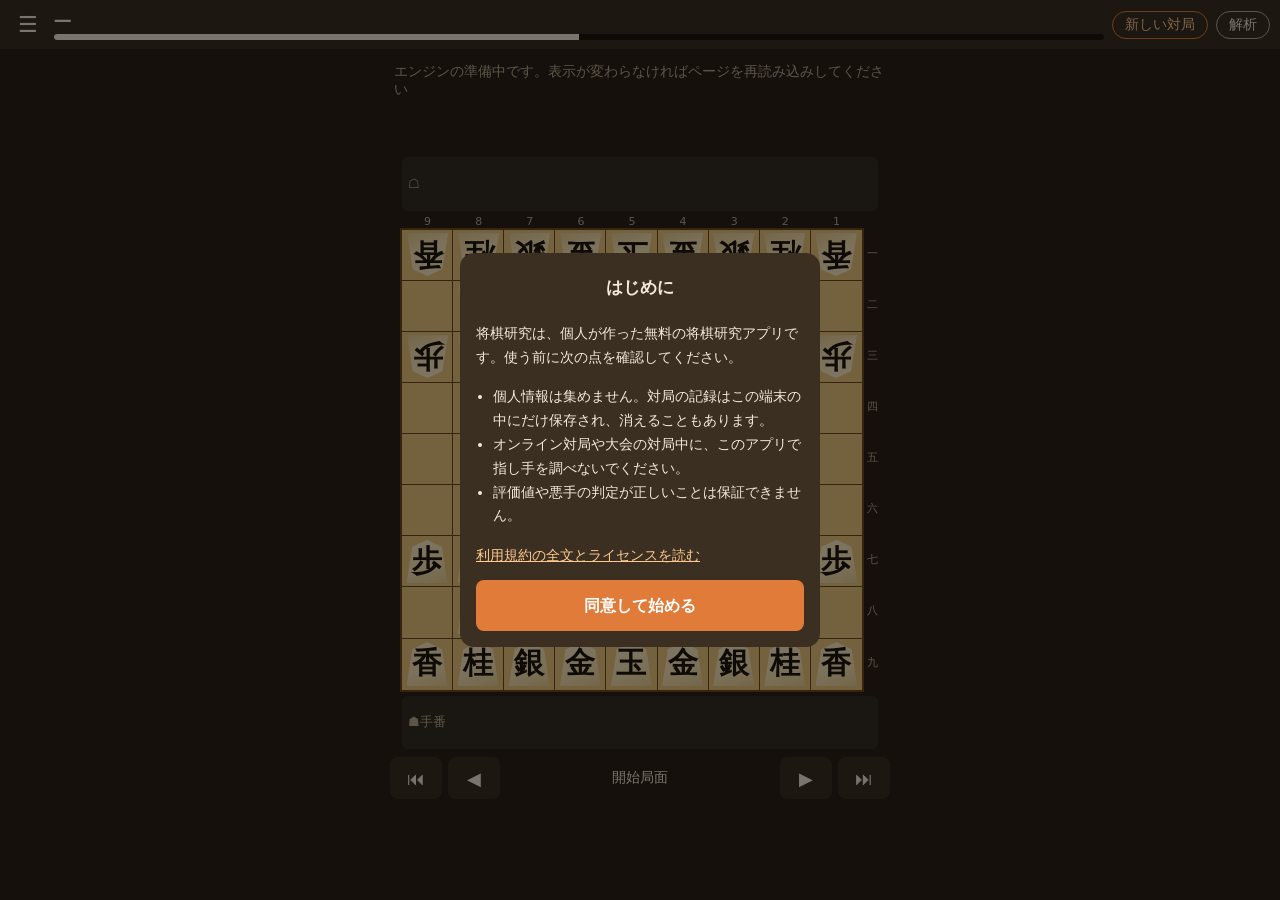
<file: index.html>
<!DOCTYPE html>
<html lang="ja">
<head>
<meta charset="utf-8">
<meta name="viewport" content="width=device-width, initial-scale=1, viewport-fit=cover">
<meta name="theme-color" content="#3b2f22">
<title>将棋研究</title>
<link rel="manifest" href="manifest.webmanifest">
<link rel="icon" href="icons/icon-192.png">
<link rel="apple-touch-icon" href="icons/icon-192.png">
<link rel="stylesheet" href="css/style.css">
<script src="coi.js"></script>
</head>
<body>
<header class="topbar">
  <button id="btnMenu" class="icon-btn" aria-label="メニュー">☰</button>
  <div class="evalbox">
    <div class="evaltext"><span id="evalValue">—</span><span id="evalSub"></span></div>
    <div class="evalbar"><div id="evalFill"></div></div>
  </div>
  <button id="btnNewGame" class="toggle newgame">新しい対局</button>
  <button id="btnEngine" class="toggle on" aria-label="解析のオンオフ">解析</button>
</header>

<main>
  <section id="candidates" class="candidates" aria-live="polite">
    <div class="cand-empty" id="candStatus">エンジンを準備しています…</div>
  </section>

  <div class="boardwrap">
    <div class="hand" id="handTop"></div>
    <div class="board-outer">
      <div class="files" id="filesLabel"></div>
      <div class="board-row">
        <div class="board-box">
          <div class="board" id="board"></div>
          <svg class="arrows" id="arrows" viewBox="0 0 9 9" preserveAspectRatio="none"></svg>
        </div>
        <div class="ranks" id="ranksLabel"></div>
      </div>
    </div>
    <div class="hand" id="handBottom"></div>
  </div>

  <div class="playbar hidden" id="playBar">
    <span id="playInfo">対局中</span>
    <div class="playbtns">
      <button id="btnUndo">待った</button>
      <button id="btnResign">投了</button>
      <button id="btnAbort" class="sub">中断</button>
    </div>
  </div>

  <div class="playbar practice hidden" id="practiceBar">
    <span id="practiceInfo">復習</span>
    <div class="playbtns">
      <button id="btnPracticePrev" class="hidden sub">前の問題</button>
      <button id="btnPracticeShow">答えを見る</button>
      <button id="btnPracticeRetry" class="hidden">もう一度</button>
      <button id="btnPracticeNext" class="hidden">次の問題</button>
      <button id="btnPracticeExplore" class="hidden">検討</button>
      <button id="btnPracticeEnd" class="sub">終了</button>
    </div>
  </div>

  <div class="branchbar hidden" id="branchBar">
    <span>変化を検討中</span>
    <button id="btnMainline">本譜に戻る</button>
  </div>

  <nav class="controls">
    <button id="btnFirst" aria-label="最初へ">⏮</button>
    <button id="btnPrev" aria-label="1手戻る">◀</button>
    <div class="plyinfo" id="plyInfo">開始局面</div>
    <button id="btnNext" aria-label="1手進む">▶</button>
    <button id="btnLast" aria-label="最後へ">⏭</button>
  </nav>

  <div class="comment hidden" id="comment"></div>

  <section class="review hidden" id="reviewPanel">
    <div class="review-head">
      <span id="reviewStatus">局後解析</span>
      <select id="selReviewSide" aria-label="復習する側">
        <option value="0">先手の手</option>
        <option value="1">後手の手</option>
        <option value="both">両方</option>
      </select>
      <div class="review-btns">
        <button id="btnPrevBad">◀悪手</button>
        <button id="btnNextBad">悪手▶</button>
        <button id="btnReviewStop" class="hidden">中止</button>
      </div>
    </div>
    <div class="progress hidden" id="reviewProgress"><div id="reviewProgressFill"></div></div>
    <svg class="graph" id="graph" preserveAspectRatio="none"></svg>
    <div class="review-move" id="reviewMove"></div>
    <div class="review-sum" id="reviewSum"></div>
  </section>

  <section class="movelist" id="moveList"></section>
</main>

<div class="sheet hidden" id="menuSheet">
  <div class="sheet-inner">
    <button data-act="play" class="primary">対局を始める</button>
    <div class="menu-grid inplay">
      <button data-act="review">局後解析</button>
      <button data-act="practice">問題を解く</button>
      <button data-act="joseki">定跡の勉強</button>
      <button data-act="profile">プロフィール・戦績</button>
      <button data-act="openFile">棋譜ファイルを読む</button>
      <button data-act="paste">棋譜を貼り付ける</button>
      <button data-act="saveKif">KIFで保存</button>
      <button data-act="copyKif" class="inplay">KIFをコピー</button>
      <button data-act="flip" class="inplay">盤を反転</button>
      <button data-act="newGame">新しい盤（平手）</button>
      <button data-act="settings" class="inplay">詳細設定</button>
      <button data-act="close" class="sub inplay">閉じる</button>
    </div>
    <div class="pf-sub inplay" id="appVersion" style="text-align:center"></div>
  </div>
</div>

<div class="sheet hidden" id="settingsSheet">
  <div class="sheet-inner">
    <div class="sheet-title">詳細設定</div>
    <div class="row">
      <span>候補手の数</span>
      <select id="selMultiPV">
        <option value="1">1</option>
        <option value="2">2</option>
        <option value="3" selected>3</option>
        <option value="4">4</option>
        <option value="5">5</option>
      </select>
    </div>
    <div class="row">
      <span>局後解析の精度</span>
      <select id="selReviewDepth">
        <option value="fast">速い（1手0.3秒）</option>
        <option value="normal" selected>標準（1手1秒）</option>
        <option value="deep">詳しく（1手3秒）</option>
      </select>
    </div>
    <label class="row check"><span>駒音</span><input type="checkbox" id="chkSound" checked></label>
    <label class="row check"><span>読み上げ（対局中の指し手と残り時間）</span><input type="checkbox" id="chkSpeech"></label>
    <div class="row">
      <span>読み上げの声</span>
      <select id="selVoice">
        <option value="metan">VOICEVOX:四国めたん</option>
        <option value="tsumugi">VOICEVOX:春日部つむぎ</option>
        <option value="device">端末の音声</option>
      </select>
    </div>
    <label class="row check"><span>残り時間の知らせ（10分〜3分は1分ごと、2分30秒〜30秒は30秒ごと、20秒、10秒、あとは1秒ごと。読み上げがオンなら声で）</span><input type="checkbox" id="chkClockSound" checked></label>
    <button id="btnSettingsTerms">利用規約・ライセンス</button>
    <button id="btnSettingsClose" class="sub">閉じる</button>
  </div>
</div>

<div class="sheet hidden" id="playSheet">
  <div class="sheet-inner form">
    <div class="sheet-title">対局の設定</div>
    <div class="row turn-pick">
      <span>対局者1は</span>
      <div class="seg">
        <button type="button" data-turn="0">先手</button>
        <button type="button" data-turn="1">後手</button>
        <button type="button" data-turn="rand">ランダム</button>
      </div>
    </div>
    <div class="pf-sub" id="furiResult"></div>
    <div class="side-cfg" data-player="0">
      <div class="side-name">対局者1</div>
      <select class="p-type"><option value="human">人</option><option value="ai">AI</option></select>
      <select class="p-level"></select>
      <select class="p-strategy"></select>
      <select class="p-castle"></select>
    </div>
    <div class="side-cfg" data-player="1">
      <div class="side-name">対局者2</div>
      <select class="p-type"><option value="human">人</option><option value="ai" selected>AI</option></select>
      <select class="p-level"></select>
      <select class="p-strategy"></select>
      <select class="p-castle"></select>
    </div>
    <div class="row">
      <span>持ち時間</span>
      <select id="selMain">
        <option value="0">なし</option>
        <option value="180">3分</option>
        <option value="300">5分</option>
        <option value="600" selected>10分</option>
        <option value="900">15分</option>
        <option value="1800">30分</option>
        <option value="3600">60分</option>
      </select>
    </div>
    <div class="row">
      <span>秒読み</span>
      <select id="selByo">
        <option value="0">なし</option>
        <option value="10">10秒</option>
        <option value="30" selected>30秒</option>
        <option value="60">60秒</option>
      </select>
    </div>
    <label class="row check"><span>今の局面から始める</span><input type="checkbox" id="chkFromHere"></label>
    <button id="btnPlayStart" class="primary">対局開始</button>
    <button id="btnPlayCancel" class="sub">やめる</button>
  </div>
</div>

<div class="sheet hidden" id="josekiSheet">
  <div class="sheet-inner">
    <div class="sheet-title">定跡の勉強</div>
    <div class="pf-sub">定跡のポイントの手を当てたあと、その先をエンジン相手に5手指し、終わると一覧の次の定跡に続きます。章立てにすると、定跡書のように基本図から成功例（相手が悪手を指して狙い筋が決まる手順）、最善を尽くして互角になる変化の順に指せます。間違えてもやり直せます。盤に読み込んだ棋譜（プロの棋譜など）の序盤でも勉強できます。</div>
    <div class="row"><span>戦法</span><select id="jsStrategy"></select></div>
    <div class="row"><span>手番</span><select id="jsSide"><option value="0">先手で</option><option value="1">後手で</option></select></div>
    <div class="row"><span>形式</span><select id="jsView"><option value="list">定跡の一覧</option><option value="ch">章立て（基本図→成功例→互角の変化）</option></select></div>
    <div id="jsList" class="js-list"></div>
    <button id="btnJsGame" class="hidden">盤に読み込んだ棋譜の序盤で勉強する</button>
    <button id="btnJsMine">自分の定跡を登録・管理（盤の手順や貼り付けた棋譜から）</button>
    <button id="btnJsClose" class="sub">閉じる</button>
  </div>
</div>

<div class="sheet hidden" id="myJosekiSheet">
  <div class="sheet-inner">
    <div class="sheet-title">自分の定跡</div>
    <div class="pf-sub" id="mjInfo"></div>
    <div id="mjForm">
      <div class="row"><span>名前</span><input id="mjName" type="text" maxlength="60"></div>
      <div class="row"><span>先手の戦法</span><select id="mjS"></select></div>
      <div class="row"><span>後手の戦法</span><select id="mjG"></select></div>
      <div class="row"><span>何手目まで</span><select id="mjN"></select></div>
      <button id="btnMjSave" class="primary">登録する</button>
    </div>
    <div class="pf-sub">登録するとエンジンで全部の手を読みます（1手1秒ほど）。最後まで互角の手順は定跡として、対局のAI（戦法を「自分で登録した定跡」や選んだ戦法にしたとき）も指し、定跡の勉強にも出ます。途中で評価値250を超える差がついた手順は勉強用になり、差がつく手の手前までだけをAIの定跡に使います。勉強では悪手のところで知らせ、章立てでは得をした側の成功例になります。端末の中だけに保存し、プロフィールの書き出しにも入ります</div>
    <div class="sheet-title" style="margin-top:8px">登録した定跡</div>
    <div id="mjList" class="js-list"></div>
    <button id="btnMjStudy" class="hidden">自分の定跡で勉強する</button>
    <button id="btnMjClose" class="sub">閉じる</button>
  </div>
</div>

<div class="sheet hidden" id="practiceMenu">
  <div class="sheet-inner">
    <div class="sheet-title">問題を解く</div>
    <div class="pf-sub">局後解析した対局から作った問題です。次の一手と詰み筋は、AIの手番の局面からも作っています。</div>
    <button id="btnPmMistake">自分の悪手のやり直し</button>
    <button id="btnPmNext">次の一手</button>
    <button id="btnPmMate">詰み筋</button>
    <button id="btnPmAll" class="primary">全部まぜて</button>
    <div class="sheet-title" style="margin-top:8px">詰将棋集</div>
    <div class="pf-sub">やねうら王の「詰将棋500万問」から、手数ごとに1500問ずつ収録しています。</div>
    <div class="ts-grid">
      <button id="btnTs3">3手詰め</button>
      <button id="btnTs5">5手詰め</button>
      <button id="btnTs7">7手詰め</button>
      <button id="btnTs9">9手詰め</button>
      <button id="btnTs11">11手詰め</button>
    </div>
    <button id="btnPmClose" class="sub">閉じる</button>
  </div>
</div>

<div class="sheet center hidden" id="updateSheet">
  <div class="sheet-inner terms">
    <div class="sheet-title" id="updateTitle">新しい版があります。更新しますか？</div>
    <ul id="updateNotes"></ul>
    <div class="pf-sub">対局の記録や問題の進み具合は、更新しても消えません。</div>
    <div class="promo-btns">
      <button id="btnUpdateLater" class="sub">あとで</button>
      <button id="btnUpdateNow" class="primary">更新する</button>
    </div>
  </div>
</div>

<div class="sheet center hidden" id="termsSheet">
  <div class="sheet-inner terms">
    <div class="sheet-title">はじめに</div>
    <p>将棋研究は、個人が作った無料の将棋研究アプリです。使う前に次の点を確認してください。</p>
    <ul>
      <li>個人情報は集めません。対局の記録はこの端末の中にだけ保存され、消えることもあります。</li>
      <li>オンライン対局や大会の対局中に、このアプリで指し手を調べないでください。</li>
      <li>評価値や悪手の判定が正しいことは保証できません。</li>
    </ul>
    <p><a href="terms.html">利用規約の全文とライセンスを読む</a></p>
    <button id="btnTermsAgree" class="primary">同意して始める</button>
  </div>
</div>

<div class="sheet center hidden" id="confirmSheet">
  <div class="sheet-inner confirm">
    <div class="sheet-title" id="confirmText">よろしいですか？</div>
    <label class="row check hidden" id="confirmRecordRow"><span>戦績に記録する</span><input type="checkbox" id="chkConfirmRecord"></label>
    <div class="promo-btns">
      <button id="btnConfirmCancel" class="sub">やめる</button>
      <button id="btnConfirmOk" class="primary">はい</button>
    </div>
  </div>
</div>

<div class="sheet hidden" id="endSheet">
  <div class="sheet-inner">
    <div class="sheet-title" id="endText">終局</div>
    <div class="end-rating" id="endRating"></div>
    <button id="btnEndReview" class="primary">局後解析する</button>
    <button id="btnEndNewGame">新しい対局</button>
    <button id="btnEndClose" class="sub">閉じる</button>
  </div>
</div>

<div class="sheet full hidden" id="profileSheet">
  <div class="sheet-inner">
    <div class="sheet-title">プロフィール・戦績</div>
    <div id="profileBody"></div>
    <button id="btnProfilePractice" class="primary">復習を始める</button>
    <div class="pf-io">
      <button id="btnExport">記録を書き出す</button>
      <button id="btnImport">記録を読み込む</button>
    </div>
    <button id="btnProfileClose" class="sub">閉じる</button>
  </div>
</div>

<div class="sheet hidden" id="pasteSheet">
  <div class="sheet-inner">
    <textarea id="pasteText" rows="10" placeholder="KIF・KI2・SFENのどれかを貼り付け"></textarea>
    <button id="btnPasteLoad">読み込む</button>
    <button id="btnPasteCancel" class="sub">やめる</button>
  </div>
</div>

<div class="sheet hidden" id="promoSheet">
  <div class="sheet-inner promo">
    <div>成りますか？</div>
    <div class="promo-btns">
      <button id="btnPromoYes">成る</button>
      <button id="btnPromoNo">成らない</button>
    </div>
  </div>
</div>

<div class="toast hidden" id="toast"></div>
<input type="file" id="importInput" accept=".json,application/json" hidden>
<input type="file" id="fileInput" accept=".kif,.kifu,.ki2,.ki2u,.txt,.sfen,text/plain" hidden>

<script type="module" src="js/app.js"></script>
</body>
</html>
</file>
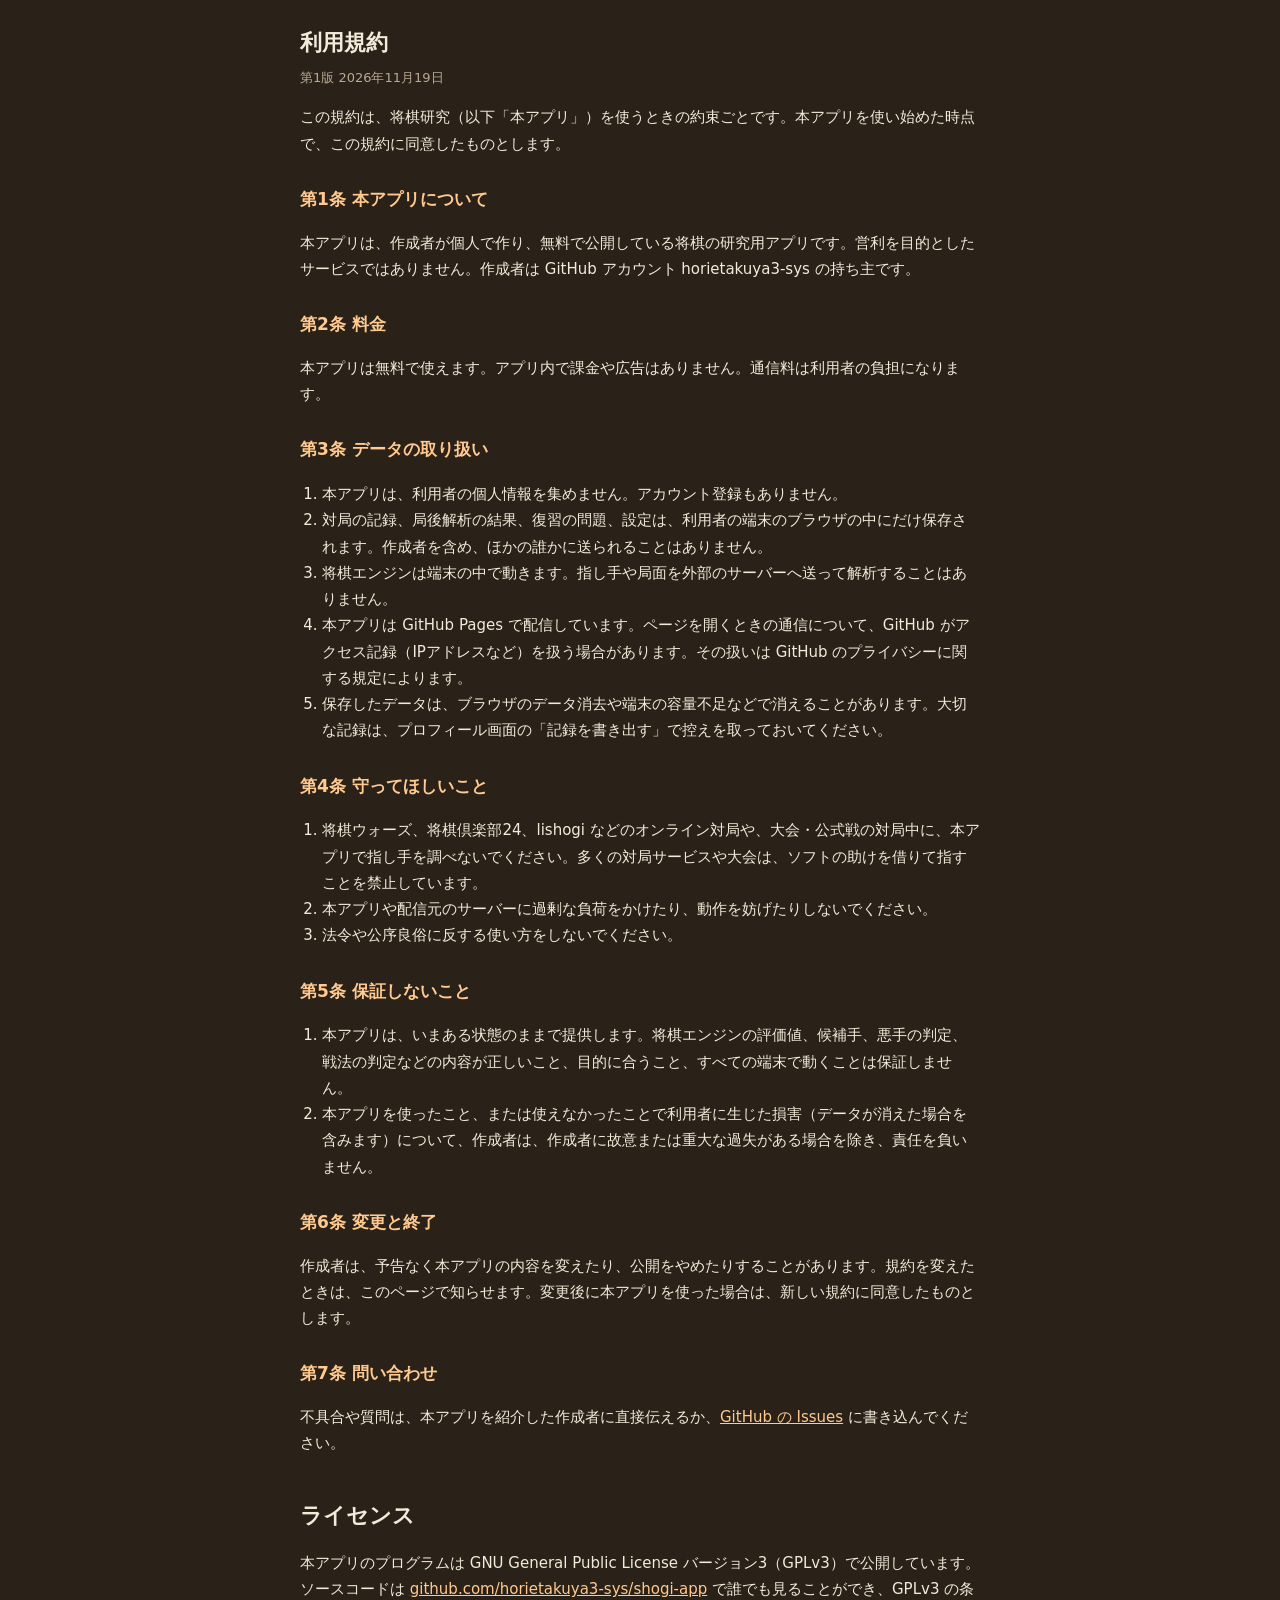
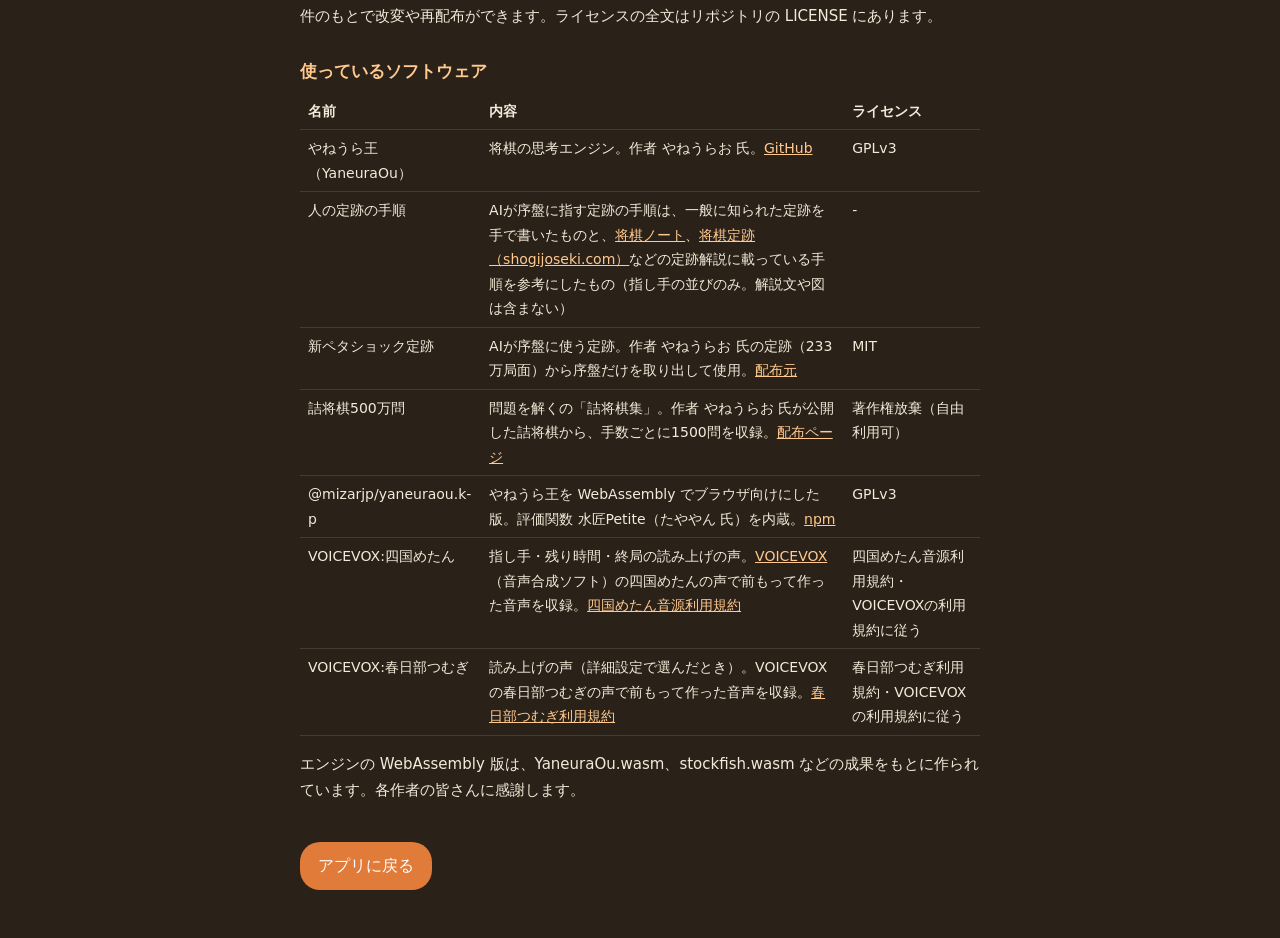
<file: terms.html>
<!DOCTYPE html>
<html lang="ja">
<head>
<meta charset="utf-8">
<meta name="viewport" content="width=device-width, initial-scale=1, viewport-fit=cover">
<meta name="theme-color" content="#3b2f22">
<title>利用規約・ライセンス | 将棋研究</title>
<link rel="icon" href="icons/icon-192.png">
<script src="coi.js"></script>
<style>
  body { margin: 0; background: #2a2118; color: #f3ead9; font-family: system-ui, -apple-system, "Noto Sans JP", "Noto Sans CJK JP", sans-serif; line-height: 1.75; }
  main { max-width: 680px; margin: 0 auto; padding: 16px 18px 48px; }
  h1 { font-size: 22px; margin: 8px 0 4px; }
  h2 { font-size: 17px; margin: 28px 0 6px; color: #ffc98f; }
  p, li { font-size: 15px; }
  ol, ul { padding-left: 1.4em; }
  .date { color: #b9a98f; font-size: 13px; }
  a { color: #ffc98f; }
  .back { display: inline-block; margin-top: 24px; padding: 10px 18px; background: #e07b39; color: #fff; border-radius: 20px; text-decoration: none; }
  table { border-collapse: collapse; width: 100%; font-size: 14px; }
  th, td { text-align: left; padding: 6px 8px; border-bottom: 1px solid rgba(255,255,255,0.12); vertical-align: top; }
</style>
</head>
<body>
<main>
  <h1>利用規約</h1>
  <div class="date">第1版 2026年11月19日</div>

  <p>この規約は、将棋研究（以下「本アプリ」）を使うときの約束ごとです。本アプリを使い始めた時点で、この規約に同意したものとします。</p>

  <h2>第1条 本アプリについて</h2>
  <p>本アプリは、作成者が個人で作り、無料で公開している将棋の研究用アプリです。営利を目的としたサービスではありません。作成者は GitHub アカウント horietakuya3-sys の持ち主です。</p>

  <h2>第2条 料金</h2>
  <p>本アプリは無料で使えます。アプリ内で課金や広告はありません。通信料は利用者の負担になります。</p>

  <h2>第3条 データの取り扱い</h2>
  <ol>
    <li>本アプリは、利用者の個人情報を集めません。アカウント登録もありません。</li>
    <li>対局の記録、局後解析の結果、復習の問題、設定は、利用者の端末のブラウザの中にだけ保存されます。作成者を含め、ほかの誰かに送られることはありません。</li>
    <li>将棋エンジンは端末の中で動きます。指し手や局面を外部のサーバーへ送って解析することはありません。</li>
    <li>本アプリは GitHub Pages で配信しています。ページを開くときの通信について、GitHub がアクセス記録（IPアドレスなど）を扱う場合があります。その扱いは GitHub のプライバシーに関する規定によります。</li>
    <li>保存したデータは、ブラウザのデータ消去や端末の容量不足などで消えることがあります。大切な記録は、プロフィール画面の「記録を書き出す」で控えを取っておいてください。</li>
  </ol>

  <h2>第4条 守ってほしいこと</h2>
  <ol>
    <li>将棋ウォーズ、将棋倶楽部24、lishogi などのオンライン対局や、大会・公式戦の対局中に、本アプリで指し手を調べないでください。多くの対局サービスや大会は、ソフトの助けを借りて指すことを禁止しています。</li>
    <li>本アプリや配信元のサーバーに過剰な負荷をかけたり、動作を妨げたりしないでください。</li>
    <li>法令や公序良俗に反する使い方をしないでください。</li>
  </ol>

  <h2>第5条 保証しないこと</h2>
  <ol>
    <li>本アプリは、いまある状態のままで提供します。将棋エンジンの評価値、候補手、悪手の判定、戦法の判定などの内容が正しいこと、目的に合うこと、すべての端末で動くことは保証しません。</li>
    <li>本アプリを使ったこと、または使えなかったことで利用者に生じた損害（データが消えた場合を含みます）について、作成者は、作成者に故意または重大な過失がある場合を除き、責任を負いません。</li>
  </ol>

  <h2>第6条 変更と終了</h2>
  <p>作成者は、予告なく本アプリの内容を変えたり、公開をやめたりすることがあります。規約を変えたときは、このページで知らせます。変更後に本アプリを使った場合は、新しい規約に同意したものとします。</p>

  <h2>第7条 問い合わせ</h2>
  <p>不具合や質問は、本アプリを紹介した作成者に直接伝えるか、<a href="https://github.com/horietakuya3-sys/shogi-app/issues" target="_blank" rel="noopener">GitHub の Issues</a> に書き込んでください。</p>

  <h1 style="margin-top:40px">ライセンス</h1>
  <p>本アプリのプログラムは GNU General Public License バージョン3（GPLv3）で公開しています。ソースコードは <a href="https://github.com/horietakuya3-sys/shogi-app" target="_blank" rel="noopener">github.com/horietakuya3-sys/shogi-app</a> で誰でも見ることができ、GPLv3 の条件のもとで改変や再配布ができます。ライセンスの全文はリポジトリの LICENSE にあります。</p>

  <h2>使っているソフトウェア</h2>
  <table>
    <tr><th>名前</th><th>内容</th><th>ライセンス</th></tr>
    <tr><td>やねうら王（YaneuraOu）</td><td>将棋の思考エンジン。作者 やねうらお 氏。<a href="https://github.com/yaneurao/YaneuraOu" target="_blank" rel="noopener">GitHub</a></td><td>GPLv3</td></tr>
    <tr><td>人の定跡の手順</td><td>AIが序盤に指す定跡の手順は、一般に知られた定跡を手で書いたものと、<a href="https://shoginote.com/" target="_blank" rel="noopener">将棋ノート</a>、<a href="https://shogijoseki.com/" target="_blank" rel="noopener">将棋定跡（shogijoseki.com）</a>などの定跡解説に載っている手順を参考にしたもの（指し手の並びのみ。解説文や図は含まない）</td><td>-</td></tr>
    <tr><td>新ペタショック定跡</td><td>AIが序盤に使う定跡。作者 やねうらお 氏の定跡（233万局面）から序盤だけを取り出して使用。<a href="https://github.com/yaneurao/YaneuraOu/releases/tag/new_petabook233" target="_blank" rel="noopener">配布元</a></td><td>MIT</td></tr>
    <tr><td>詰将棋500万問</td><td>問題を解くの「詰将棋集」。作者 やねうらお 氏が公開した詰将棋から、手数ごとに1500問を収録。<a href="https://yaneuraou.yaneu.com/2020/12/25/christmas-present/" target="_blank" rel="noopener">配布ページ</a></td><td>著作権放棄（自由利用可）</td></tr>
    <tr><td>@mizarjp/yaneuraou.k-p</td><td>やねうら王を WebAssembly でブラウザ向けにした版。評価関数 水匠Petite（たややん 氏）を内蔵。<a href="https://www.npmjs.com/package/@mizarjp/yaneuraou.k-p" target="_blank" rel="noopener">npm</a></td><td>GPLv3</td></tr>
    <tr><td>VOICEVOX:四国めたん</td><td>指し手・残り時間・終局の読み上げの声。<a href="https://voicevox.hiroshiba.jp/" target="_blank" rel="noopener">VOICEVOX</a>（音声合成ソフト）の四国めたんの声で前もって作った音声を収録。<a href="https://zunko.jp/con_ongen_kiyaku.html" target="_blank" rel="noopener">四国めたん音源利用規約</a></td><td>四国めたん音源利用規約・VOICEVOXの利用規約に従う</td></tr>
    <tr><td>VOICEVOX:春日部つむぎ</td><td>読み上げの声（詳細設定で選んだとき）。VOICEVOXの春日部つむぎの声で前もって作った音声を収録。<a href="https://tsumugi-official.studio.site/rule" target="_blank" rel="noopener">春日部つむぎ利用規約</a></td><td>春日部つむぎ利用規約・VOICEVOXの利用規約に従う</td></tr>
  </table>
  <p>エンジンの WebAssembly 版は、YaneuraOu.wasm、stockfish.wasm などの成果をもとに作られています。各作者の皆さんに感謝します。</p>

  <a class="back" href="./" id="back">アプリに戻る</a>
  <script>
    // アプリから開いたときは履歴を戻る（戻るボタンでこのページに来ないように）。直接開いたときは置き換えて移る
    document.getElementById('back').onclick = (e) => {
      e.preventDefault();
      const fromApp = document.referrer && new URL(document.referrer).origin === location.origin && history.length > 1;
      if (fromApp) history.back(); else location.replace('./');
    };
  </script>
</main>
</body>
</html>
</file>
<file: css/style.css>
:root {
  --bg: #2a2118;
  --panel: #3b2f22;
  --text: #f3ead9;
  --muted: #b9a98f;
  --board: #e8c27a;
  --board-line: #6b4a1e;
  --piece: #f7e3b5;
  --piece-edge: #9c7a3c;
  --accent: #e07b39;
  --sente: #f3ead9;
  --good: #7fc47a;
  --bad: #e0675a;
  --sel: rgba(224, 123, 57, 0.55);
  --dest: rgba(60, 140, 60, 0.45);
  --last: rgba(255, 128, 32, 0.62);
  --bw: min(calc(100vw - 40px), 460px);
  --cell: calc(var(--bw) / 9);
  font-family: system-ui, -apple-system, "Noto Sans JP", "Noto Sans CJK JP", sans-serif;
}
* { box-sizing: border-box; -webkit-tap-highlight-color: transparent; }
html, body { margin: 0; background: var(--bg); color: var(--text); }
body { padding-bottom: env(safe-area-inset-bottom); }
button { font: inherit; color: inherit; }
.hidden { display: none !important; }

.topbar {
  position: sticky; top: 0; z-index: 5;
  display: flex; align-items: center; gap: 8px;
  padding: 8px 10px; background: var(--panel);
}
.icon-btn { background: none; border: 0; font-size: 22px; padding: 4px 8px; }
.evalbox { flex: 1; min-width: 0; }
.evaltext { display: flex; gap: 8px; align-items: baseline; font-size: 15px; }
#evalValue { font-weight: 700; font-size: 18px; font-variant-numeric: tabular-nums; }
#evalSub { color: var(--muted); font-size: 12px; white-space: nowrap; overflow: hidden; text-overflow: ellipsis; }
.evalbar { height: 6px; background: #1a140e; border-radius: 3px; overflow: hidden; margin-top: 4px; }
#evalFill { height: 100%; width: 50%; background: var(--sente); transition: width .3s; }
.toggle { border: 1px solid var(--muted); background: none; border-radius: 16px; padding: 4px 12px; font-size: 14px; }
.newgame { border-color: var(--accent); color: #ffc98f; white-space: nowrap; }
.toggle.on { background: var(--accent); border-color: var(--accent); color: #fff; }

main { max-width: 520px; margin: 0 auto; padding: 6px 10px 20px; }

/* 候補手 */
.candidates { min-height: 96px; margin-bottom: 6px; }
.cand-empty { color: var(--muted); font-size: 14px; padding: 8px 4px; }
.cand {
  display: grid; grid-template-columns: 22px 92px 64px 1fr; align-items: center; gap: 6px;
  padding: 6px 6px; border-radius: 6px; font-size: 14px; cursor: pointer;
}
.cand:nth-child(odd) { background: rgba(255,255,255,0.04); }
.cand:active { background: rgba(224,123,57,0.25); }
.cand .no { color: var(--muted); text-align: center; }
.cand .mv { font-weight: 700; white-space: nowrap; }
.cand .sc { font-variant-numeric: tabular-nums; text-align: right; font-weight: 700; }
.cand .pv { color: var(--muted); font-size: 12px; white-space: nowrap; overflow: hidden; text-overflow: ellipsis; }
.cand.first .mv { color: #ffc98f; }

/* 盤 */
.boardwrap { display: flex; flex-direction: column; align-items: center; gap: 4px; }
.hand {
  width: calc(var(--bw) + 16px); min-height: calc(var(--cell) * 1.05);
  display: flex; flex-wrap: wrap; align-items: center; gap: 2px;
  padding: 2px 6px; background: rgba(255,255,255,0.05); border-radius: 6px;
}
.hand .label { color: var(--muted); font-size: 13px; margin-right: 4px; }
.hand .hp { position: relative; width: var(--cell); height: var(--cell); }
.hand .hp .cnt {
  position: absolute; right: -2px; bottom: -2px; background: var(--panel); color: var(--text);
  border-radius: 8px; font-size: 11px; padding: 0 4px; line-height: 15px;
}
.hand .hp.sel { background: var(--sel); border-radius: 4px; }

.board-outer { position: relative; }
.files { margin-left: 2px; display: grid; grid-template-columns: repeat(9, var(--cell)); width: var(--bw); font-size: 11px; color: var(--muted); text-align: center; }
.board-row { display: flex; }
.ranks { display: grid; grid-template-rows: repeat(9, var(--cell)); font-size: 11px; color: var(--muted); width: 16px; align-items: center; text-align: center; }
.board {
  display: grid; grid-template-columns: repeat(9, var(--cell)); grid-template-rows: repeat(9, var(--cell));
  width: var(--bw); height: var(--bw); background: var(--board);
  border: 2px solid var(--board-line); box-sizing: content-box;
}
.cell { position: relative; border-right: 1px solid var(--board-line); border-bottom: 1px solid var(--board-line); }
.cell:nth-child(9n) { border-right: 0; }
.cell:nth-child(n+73) { border-bottom: 0; }
.cell.last { background: var(--last); box-shadow: inset 0 0 0 3px #e85d00; }
.cell.lastfrom { background: rgba(255, 160, 60, 0.28); }
.cell.sel { background: var(--sel); }
.cell.dest::after {
  content: ""; position: absolute; inset: 32%; border-radius: 50%; background: var(--dest);
}
.cell.dest.occupied::after { inset: 4%; background: none; border: 3px solid var(--dest); border-radius: 8px; }

.board-box { position: relative; }
.arrows { position: absolute; left: 2px; top: 2px; width: var(--bw); height: var(--bw); pointer-events: none; }

.piece {
  position: absolute; inset: 7% 9%;
  display: flex; align-items: center; justify-content: center;
  font-family: "Hiragino Mincho ProN", "Yu Mincho", "Noto Serif CJK JP", "Noto Serif JP", serif;
  font-weight: 700; color: #1d140a; font-size: calc(var(--cell) * 0.58); line-height: 1;
  user-select: none;
}
.piece::before {
  content: ""; position: absolute; inset: 0; z-index: -1;
  background: linear-gradient(160deg, #fbedc8, var(--piece) 60%, #e6cc93);
  clip-path: polygon(50% 0, 86% 16%, 100% 100%, 0 100%, 14% 16%);
}
.piece { z-index: 0; isolation: isolate; }
.piece.gote { transform: rotate(180deg); }
.piece.promoted { color: #b3231a; }
.piece.small { font-size: calc(var(--cell) * 0.44); letter-spacing: -2px; }
.hand .piece { inset: 6% 10%; }

.branchbar {
  display: flex; justify-content: space-between; align-items: center; gap: 8px;
  margin: 8px 0 0; padding: 6px 10px; background: #4b3a1f; border-radius: 6px; font-size: 14px;
}
.branchbar button { background: var(--accent); border: 0; border-radius: 14px; padding: 4px 12px; color: #fff; }

.controls { display: flex; align-items: center; justify-content: space-between; margin-top: 8px; gap: 6px; }
.controls button {
  flex: 0 0 auto; width: 52px; height: 42px; border-radius: 8px; border: 0;
  background: var(--panel); font-size: 18px;
}
.controls button:active { background: var(--accent); }
.plyinfo { flex: 1; text-align: center; font-size: 14px; }

.comment { margin-top: 8px; padding: 8px 10px; background: rgba(255,255,255,0.06); border-radius: 6px; font-size: 13px; white-space: pre-wrap; }

.movelist {
  position: relative;
  margin-top: 10px; display: flex; flex-wrap: wrap; gap: 4px;
  max-height: 30vh; overflow-y: auto; padding: 4px;
}
.movelist .m {
  font-size: 13px; padding: 3px 6px; border-radius: 4px; background: rgba(255,255,255,0.05); cursor: pointer;
}
.movelist .m.cur { background: var(--accent); color: #fff; }
.movelist .m.branch { border: 1px dashed var(--muted); }
.movelist .res { font-size: 13px; color: var(--muted); padding: 3px 6px; }

.sheet {
  position: fixed; inset: 0; z-index: 20; background: rgba(0,0,0,0.5);
  display: flex; align-items: flex-end; justify-content: center;
  overscroll-behavior: contain; touch-action: pan-y;
}
body.noscroll { overflow: hidden; }
.sheet-inner {
  max-height: 88vh; overflow-y: auto; overscroll-behavior: contain;
  width: 100%; max-width: 520px; background: var(--panel); border-radius: 14px 14px 0 0;
  padding: 12px 12px calc(16px + env(safe-area-inset-bottom)); display: flex; flex-direction: column; gap: 8px;
}
.sheet-inner button {
  padding: 12px; border-radius: 8px; border: 0; background: rgba(255,255,255,0.08); text-align: left; font-size: 16px;
}
.sheet-inner button.sub { text-align: center; color: var(--muted); }
.sheet-inner .row { display: flex; justify-content: space-between; align-items: center; padding: 6px 12px; }
.sheet-inner select { font-size: 16px; padding: 4px 8px; }
.sheet-inner textarea { width: 100%; font-size: 13px; border-radius: 8px; padding: 8px; background: #1a140e; color: var(--text); border: 1px solid #555; }
.promo { align-items: center; text-align: center; font-size: 16px; }
.promo-btns { display: flex; gap: 12px; width: 100%; }
.promo-btns button { flex: 1; text-align: center; font-size: 18px; }
#btnPromoYes { background: var(--accent); color: #fff; }

.toast {
  position: fixed; left: 50%; top: 12px; transform: translateX(-50%); z-index: 30;
  background: #111; color: #fff; padding: 10px 16px; border-radius: 20px; font-size: 14px; max-width: 90vw;
}

.sheet-title { font-weight: 700; font-size: 17px; padding: 4px 4px 8px; }
.sheet-inner button.primary { background: var(--accent); color: #fff; text-align: center; font-weight: 700; }
.sheet-inner.form { gap: 6px; max-height: 92vh; overflow-y: auto; }
.side-cfg { display: grid; grid-template-columns: 64px 64px 1fr; gap: 6px; align-items: center; padding: 6px 4px; border-bottom: 1px solid rgba(255,255,255,0.06); }
.side-cfg .p-strategy, .side-cfg .p-castle { grid-column: 2 / 4; }
.side-cfg select, .row select { font-size: 15px; padding: 6px 4px; border-radius: 6px; background: #1a140e; color: var(--text); border: 1px solid #555; min-width: 0; }
.side-name { font-weight: 700; }
.row.check input { width: 22px; height: 22px; }

.playbar {
  display: flex; justify-content: space-between; align-items: center; gap: 6px; flex-wrap: wrap;
  margin: 8px 0 0; padding: 6px 10px; background: #2f3b22; border-radius: 6px; font-size: 14px;
}
.playbtns { display: flex; gap: 6px; }
.playbtns button { background: rgba(255,255,255,0.12); border: 0; border-radius: 14px; padding: 5px 12px; }
.playbtns button.sub { color: var(--muted); }
.hand .clock { margin-left: auto; font-variant-numeric: tabular-nums; font-size: 14px; padding: 2px 8px; border-radius: 10px; background: rgba(0,0,0,0.25); }
.hand .clock.active { background: var(--accent); color: #fff; }
.hand .clock.byo { background: var(--bad); color: #fff; }
.hand .pname { font-size: 13px; color: var(--text); margin-right: 6px; }

.review { margin-top: 10px; padding: 8px; background: rgba(255,255,255,0.05); border-radius: 8px; }
.review-head { display: flex; justify-content: space-between; align-items: center; font-size: 14px; gap: 6px; }
.review-btns { display: flex; gap: 6px; }
.review-btns button { background: rgba(255,255,255,0.1); border: 0; border-radius: 12px; padding: 4px 10px; font-size: 13px; }
.progress { height: 4px; background: #1a140e; border-radius: 2px; margin-top: 6px; overflow: hidden; }
#reviewProgressFill { height: 100%; width: 0; background: var(--accent); }
.graph { width: 100%; height: 110px; margin-top: 6px; background: #1d1610; border-radius: 6px; touch-action: none; }
.review-move { font-size: 14px; margin-top: 6px; line-height: 1.5; }
.review-move .bad { color: var(--bad); font-weight: 700; }
.review-move .dub { color: #e8c35a; font-weight: 700; }
.review-sum { font-size: 13px; color: var(--muted); margin-top: 4px; line-height: 1.6; }
.movelist .m.bad { background: rgba(224,103,90,0.45); }
.movelist .m.dub { background: rgba(232,195,90,0.35); }
.movelist .m.cur { background: var(--accent); }
.controls button:disabled { opacity: 0.35; }
.sheet-title { white-space: pre-line; text-align: center; }
.review-move button.mini { margin-left: 8px; background: var(--accent); color: #fff; border: 0; border-radius: 12px; padding: 3px 10px; font-size: 13px; }
.review-head select { font-size: 13px; padding: 3px 4px; border-radius: 6px; background: #1a140e; color: var(--text); border: 1px solid #555; }

.sheet.full { align-items: stretch; }
.sheet.full .sheet-inner { max-height: 100vh; height: 100%; border-radius: 0; }
.pf-empty, .pf-sub { color: var(--muted); font-size: 14px; line-height: 1.6; }
.pf-sec { margin: 6px 0 10px; }
.pf-sec h3 { font-size: 15px; margin: 6px 0; color: #ffc98f; }
.pf-big { font-size: 20px; font-weight: 700; }
.pf-grid { display: grid; grid-template-columns: repeat(3, 1fr); gap: 6px; }
.pf-cell { background: rgba(255,255,255,0.06); border-radius: 8px; padding: 8px 4px; text-align: center; }
.pf-v { font-size: 18px; font-weight: 700; }
.pf-k { font-size: 12px; color: var(--muted); }
.pf-good { padding: 8px 10px; border-radius: 8px; background: rgba(127,196,122,0.18); margin-bottom: 6px; font-size: 14px; }
.pf-weak { padding: 8px 10px; border-radius: 8px; background: rgba(224,103,90,0.18); margin-bottom: 6px; font-size: 14px; }
.pf-table { width: 100%; border-collapse: collapse; font-size: 14px; }
.pf-table th, .pf-table td { padding: 4px 6px; text-align: right; border-bottom: 1px solid rgba(255,255,255,0.08); }
.pf-table th:first-child, .pf-table td:first-child { text-align: left; }
#confirmSheet, #promoSheet { z-index: 25; } /* 全画面のシートの上にも出す */
.pf-editbar { display: flex; flex-wrap: wrap; gap: 8px; align-items: center; margin: 4px 0 8px; }
.pf-editbar button { width: auto; padding: 6px 12px; }
.pf-editbar button.danger { background: #7a2b2b; color: #fff; }
.pf-editbar button:disabled { opacity: 0.5; }
.pf-game.sel { background: rgba(255,120,120,0.15); }
.pf-check { font-size: 18px; width: 22px; }
.pf-game { display: flex; align-items: center; gap: 8px; padding: 8px 6px; border-bottom: 1px solid rgba(255,255,255,0.08); cursor: pointer; }
.pf-gl { flex: 1; min-width: 0; }
.pf-gt { font-size: 14px; }
.pf-gs { font-size: 12px; color: var(--muted); }
.pf-res { font-size: 14px; font-weight: 700; padding: 2px 10px; border-radius: 10px; background: rgba(255,255,255,0.08); }
.pf-res.win { background: rgba(127,196,122,0.35); }
.pf-res.lose { background: rgba(224,103,90,0.35); }
.pf-io { display: flex; gap: 8px; }
.pf-io button { flex: 1; text-align: center !important; font-size: 14px !important; }
.playbar.practice { background: #22303b; position: sticky; bottom: 6px; z-index: 5; box-shadow: 0 2px 10px rgba(0,0,0,0.5); }
.sheet.center { align-items: center; }
.sheet.center .sheet-inner { border-radius: 14px; width: calc(100% - 48px); max-width: 360px; padding: 16px; }
.sheet-inner.confirm .promo-btns button { text-align: center; }
.sheet-inner.terms { font-size: 14px; line-height: 1.7; }
.sheet-inner.terms p, .sheet-inner.terms ul { margin: 4px 0; }
.sheet-inner.terms ul { padding-left: 1.2em; }
.sheet-inner.terms a { color: #ffc98f; }
.ts-grid { display: grid; grid-template-columns: 1fr 1fr; gap: 6px; }
.ts-grid button { text-align: center !important; font-size: 14px !important; }
.end-rating { white-space: pre-line; text-align: center; font-size: 15px; line-height: 1.7; color: #ffc98f; }
.pf-rating { display: flex; align-items: baseline; gap: 10px; flex-wrap: wrap; }
.pf-rating .r { font-size: 30px; font-weight: 700; }
.pf-rating .rank { font-size: 20px; font-weight: 700; color: #ffc98f; }
.pf-spark { width: 100%; height: 60px; margin-top: 6px; background: #1d1610; border-radius: 6px; }
.embed-bar { display: block; padding: 10px 12px; background: #e07b39; color: #fff; text-align: center; font-weight: 700; text-decoration: none; font-size: 14px; }

/* 対局中・問題を解いている間のメニューは、対局を止めずに変えられる設定だけを出す */
#menuSheet.limited .sheet-inner > :not(.inplay) { display: none; }
.seg { display: flex; gap: 6px; }
.seg button { padding: 8px 12px; border-radius: 6px; background: #1a140e; color: var(--text); border: 1px solid #555; font-size: 15px; }
.seg button.on { background: var(--accent); color: #fff; border-color: var(--accent); }

/* メニューは2列に並べてスクロールしなくてすむようにする */
.menu-grid { display: grid; grid-template-columns: 1fr 1fr; gap: 8px; margin-top: 8px; }
.menu-grid button { margin: 0; padding: 12px 6px; font-size: 15px; }
#menuSheet.limited .menu-grid > :not(.inplay) { display: none; }

.js-list { display: flex; flex-direction: column; gap: 6px; max-height: 50vh; overflow-y: auto; margin: 6px 0; }
.js-list button { text-align: left; font-size: 14px; padding: 10px; margin: 0; }
.js-list .js-sub { display: block; font-size: 12px; opacity: 0.75; margin-top: 2px; }

/* 自分の定跡の一覧 */
.mj-item { display: flex; align-items: center; gap: 6px; padding: 8px; border-radius: 8px; background: rgba(255,255,255,0.06); }
.mj-text { flex: 1; min-width: 0; font-size: 14px; }
.mj-text .js-sub { display: block; font-size: 12px; opacity: 0.75; margin-top: 2px; }
.mj-item button { margin: 0; padding: 6px 8px; font-size: 12px; white-space: nowrap; width: auto; }
#mjName { flex: 1; min-width: 0; margin-left: 8px; font-size: 15px; padding: 6px; border-radius: 6px; background: #1a140e; color: var(--text); border: 1px solid #555; }
</file>
